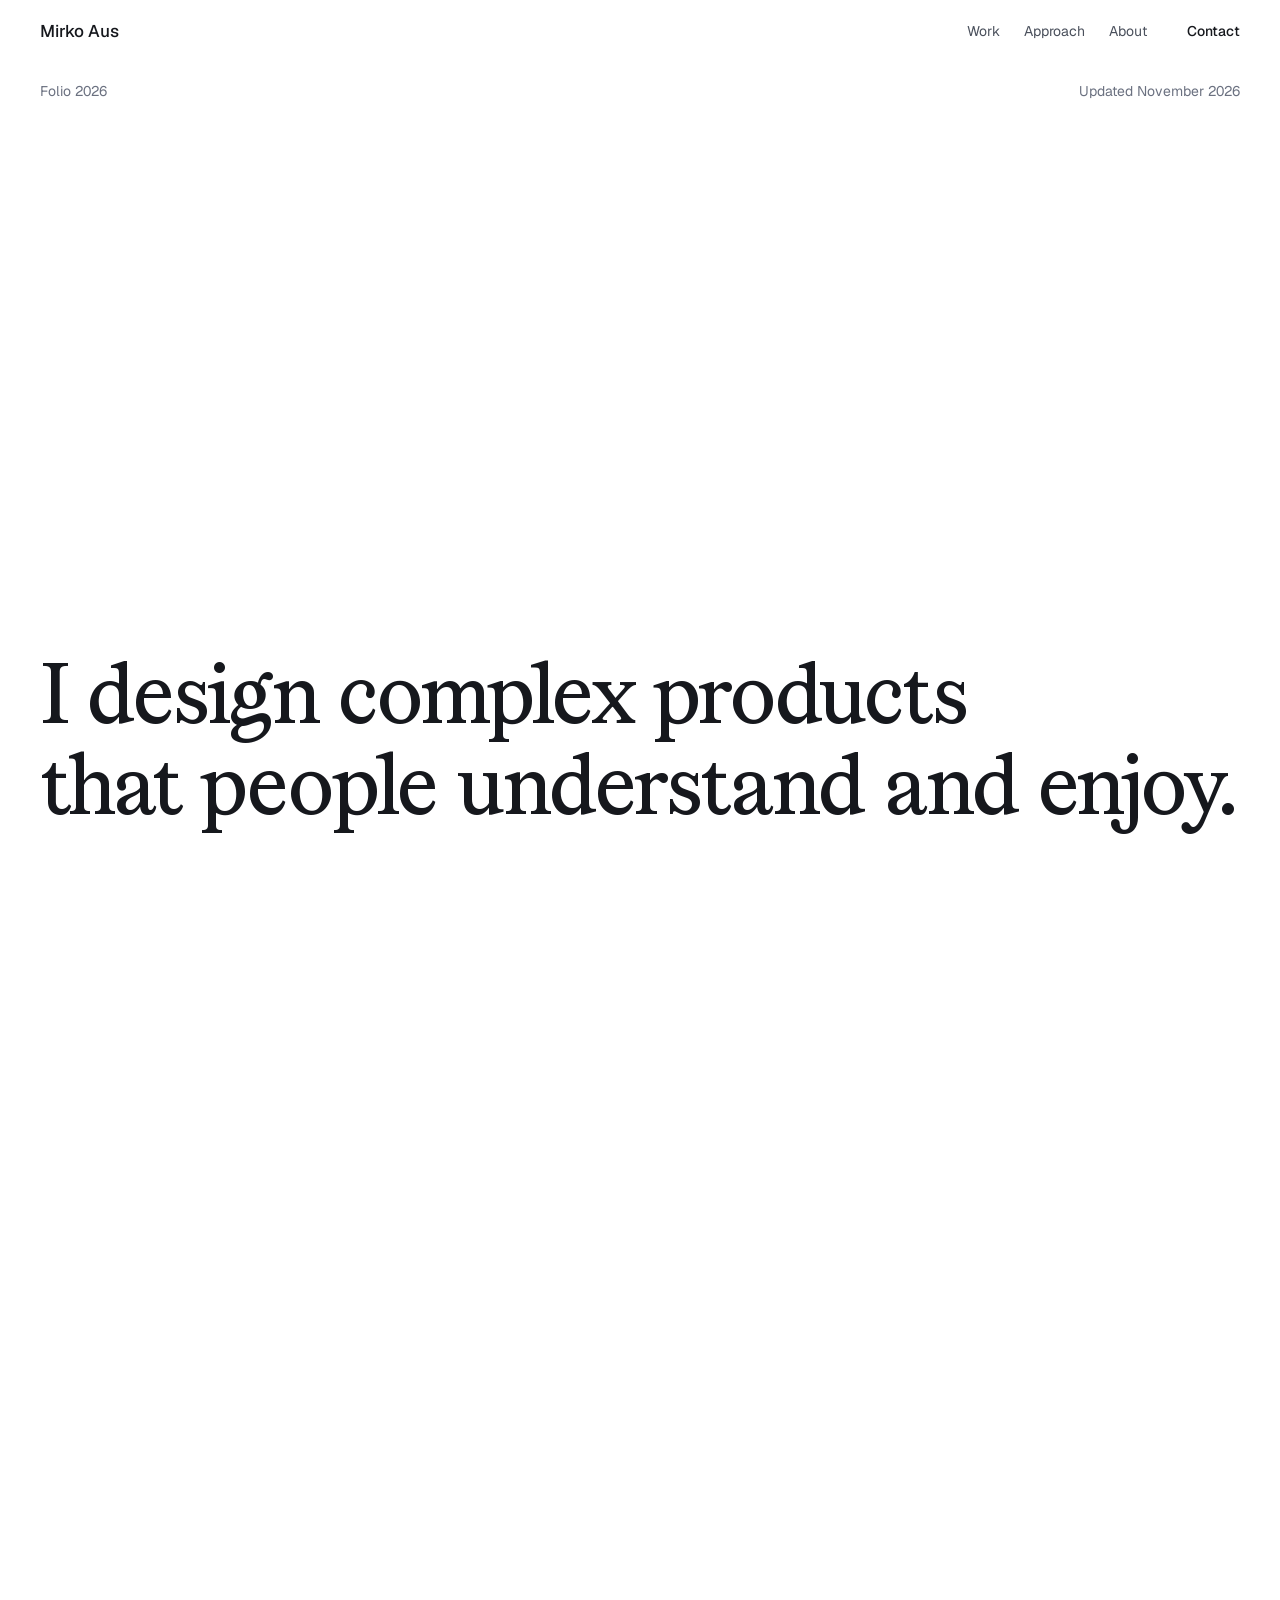
<file: index.html>
<!DOCTYPE html>
<html lang="en">
<head>
  <meta charset="UTF-8" />
  <meta name="viewport" content="width=device-width, initial-scale=1.0, viewport-fit=cover" />

  <!-- CSP: no third-party scripts besides analytics. No inline scripts. -->
  <meta http-equiv="Content-Security-Policy" content="default-src 'self'; script-src 'self' https://cloud.umami.is; style-src 'self' 'unsafe-inline'; font-src 'self'; img-src 'self' data:; media-src 'self'; connect-src 'self' https://cloud.umami.is https://gateway.umami.is; base-uri 'self'; object-src 'none'" />
  <meta name="color-scheme" content="light dark" />
  <meta name="theme-color" media="(prefers-color-scheme: light)" content="#ffffff" />
  <meta name="theme-color" media="(prefers-color-scheme: dark)" content="#17191e" />
  <meta name="referrer" content="strict-origin-when-cross-origin" />

  <title>Mirko Aus — Product &amp; UX Designer</title>
  <meta name="description" content="Mirko Aus, product-minded UX designer. Senior UX Designer at Remedy Entertainment. Previously B2B SaaS and logistics products at Evocon and Cleveron." />
  <link rel="canonical" href="https://mirkoaus.com/" />
  <link rel="icon" type="image/svg+xml" href="assets/favicon.svg" />
  <link rel="preload" href="assets/fonts/geist/geist-variable.woff2" as="font" type="font/woff2" crossorigin />
  <link rel="preload" href="assets/fonts/serif/serif-variable.woff" as="font" type="font/woff" crossorigin />

  <link rel="preload" href="content/data.json" as="fetch" crossorigin />
  <link rel="modulepreload" href="js/content.js" />
  <link rel="modulepreload" href="js/project-page.js" />
  <link rel="modulepreload" href="js/hero.js" />
  <link rel="modulepreload" href="js/gallery.js" />
  <link rel="modulepreload" href="js/router.js" />
  <link rel="modulepreload" href="js/motion.js" />

  <link rel="stylesheet" href="css/style.css" />
  <link rel="stylesheet" href="css/project-page.css" />
</head>
<body>
  <a class="skip-link" href="#main">Skip to content</a>

  <header class="nav" data-nav>
    <!-- Project view only: "All work" docks left of the name (both move in the view transition) -->
    <a class="nav__back" href="#/"><svg width="16" height="16" viewBox="0 0 18 18" fill="none" aria-hidden="true"><path d="M14 9H4M8 5L4 9l4 4" stroke="currentColor" stroke-width="1.5" stroke-linecap="round" stroke-linejoin="round"/></svg><span data-draw-line>All work</span></a>
    <a class="nav__brand" href="#/" data-home>Mirko Aus</a>
    <nav class="nav__links" aria-label="Main">
      <a class="nav__link" href="#work" data-draw-line>Work</a>
      <a class="nav__link" href="#approach" data-draw-line>Approach</a>
      <a class="nav__link" href="#about" data-draw-line>About</a>
    </nav>
    <a class="nav__cta" href="#contact" data-to-contact data-draw-line>Contact</a>
  </header>

  <!-- ScrollSmoother eases the scroll (js/motion.js); fixed UI (nav, lightbox) stays outside -->
  <div id="smooth-wrapper">
    <div id="smooth-content">
      <!-- The whole folio sits on one sheet -->
      <div class="sheet">
        <main id="main">
          <div id="index-view">

            <!-- Hero: type-led; line reveal in js/hero.js -->
            <section class="hero" aria-labelledby="hero-title">
              <p class="hero__dateline"><span>Folio 2026</span><span>Updated November 2026</span></p>
              <h1 class="hero__title" id="hero-title"><span class="hero__line">I design complex products</span> <span class="hero__line">that people understand and enjoy.</span></h1>
            </section>

            <section class="stats" aria-label="At a glance">
              <dl class="stats__list">
                <div class="stats__item"><dd>3</dd><dt>Games shipped</dt></div>
                <div class="stats__item"><dd>5</dd><dt>SaaS products</dt></div>
                <div class="stats__item"><dd>7</dd><dt>Years in product design</dt></div>
                <div class="stats__item"><dd>3</dd><dt>Design awards</dt></div>
              </dl>
            </section>

            <section class="work" id="work" aria-labelledby="work-title">
              <header class="section-head">
                <h2 class="section-title" id="work-title">Work</h2>              </header>
              <div data-work></div>
            </section>

            <section class="approach" id="approach" aria-labelledby="approach-title">
              <h2 class="section-title" id="approach-title">Across projects</h2>
              <div class="approach__rows" data-approach></div>
            </section>

            <section class="toolkit" id="skills" aria-labelledby="toolkit-title">
              <h2 class="section-title" id="toolkit-title">Tools and skills</h2>
              <div class="toolkit__body" data-toolkit></div>
            </section>

            <section class="freelance" id="freelance" aria-labelledby="freelance-title">
              <header class="section-head">
                <h2 class="section-title" id="freelance-title">Freelance and personal</h2>
                <p class="section-sub" data-freelance-intro></p>
              </header>
              <div class="freelance__strip" data-freelance tabindex="0" role="region" aria-label="Freelance and personal work, scrollable"></div>
              <div class="freelance__bar" aria-hidden="true" data-freelance-bar><span class="freelance__thumb"></span></div>
            </section>

            <section class="about" id="about" aria-labelledby="about-title">
              <div class="frame about__frame">
                <div class="about__portrait" data-portrait></div>
              </div>
              <div class="about__text">
                <h2 class="section-title" id="about-title">About</h2>
                <div data-about></div>
              </div>
            </section>
          </div>

          <!-- Case study view (hash-routed: #/work/{id}) -->
          <div id="project-view" hidden></div>
        </main>

        <footer class="footer" id="contact">
          <div class="footer__inner">
            <p class="footer__pitch">Hiring a product designer? Let's talk.</p>
            <button class="footer__email" type="button" data-copy-email data-draw-trigger aria-describedby="email-hint">
              <span class="footer__email-text" data-email-text data-draw-line>Email</span>
              <span class="footer__tag" id="email-hint">
                <!-- Copy icon: Lucide (ISC license, lucide.dev) -->
                <svg class="footer__tag-icon" viewBox="0 0 24 24" width="14" height="14" fill="none" stroke="currentColor" stroke-width="2" stroke-linecap="round" stroke-linejoin="round" aria-hidden="true" focusable="false"><rect width="14" height="14" x="8" y="8" rx="2" ry="2"/><path d="M4 16c-1.1 0-2-.9-2-2V4c0-1.1.9-2 2-2h10c1.1 0 2 .9 2 2"/></svg>
                <span class="copy-swap">
                  <span class="copy__label">Copy</span>
                  <span class="copy__done" aria-hidden="true">Copied</span>
                </span>
              </span>
            </button>
            <div class="footer__links">
              <a class="footer__link" data-c="bWlya28uYXVz" data-d="cHJvdG9uLm1l">Open in mail app</a>
              <a class="footer__link" href="https://linkedin.com/in/mirko-aus/" target="_blank" rel="noopener">LinkedIn</a>
            </div>
            <p class="footer__copy">&copy; Mirko Aus 2026. Helsinki, Finland.</p>
          </div>
          <p class="sr-only" role="status" aria-live="polite" data-live></p>
        </footer>
      </div>
    </div>
  </div>

  <dialog class="lightbox" data-lightbox aria-label="Image viewer">
    <button class="lightbox__close btn btn--ghost" type="button">Close<svg width="14" height="14" viewBox="0 0 18 18" fill="none" stroke="currentColor" stroke-width="1.5" stroke-linecap="round" stroke-linejoin="round" aria-hidden="true"><path d="M4.5 4.5l9 9M13.5 4.5l-9 9"/></svg></button>
    <button class="lightbox__nav lightbox__nav--prev" type="button" aria-label="Previous image" data-lightbox-step="-1"></button>
    <figure class="lightbox__figure">
      <img class="lightbox__img" alt="" data-lightbox-img />
      <video class="lightbox__img" muted loop playsinline controls hidden data-lightbox-video></video>
      <figcaption class="lightbox__caption" data-lightbox-caption></figcaption>
    </figure>
    <button class="lightbox__nav lightbox__nav--next" type="button" aria-label="Next image" data-lightbox-step="1"></button>
  </dialog>

  <!-- GSAP 3.15 (GreenSock standard no-charge license), self-hosted -->
  <script defer src="js/vendor/gsap.min.js"></script>
  <script defer src="js/vendor/ScrollTrigger.min.js"></script>
  <script defer src="js/vendor/ScrollSmoother.min.js"></script>
  <script defer src="js/vendor/SplitText.min.js"></script>
  <script defer src="js/vendor/DrawSVGPlugin.min.js"></script>
  <script type="module" src="js/main.js"></script>
  <script defer src="https://cloud.umami.is/script.js" data-website-id="140dc33f-ffa1-40a7-b902-d80009bcab99" data-domains="mirkoaus.com"></script>
</body>
</html>
</file>
<file: css/style.css>
/* ── Fonts: Geist (Vercel, OFL — assets/fonts/geist/OFL.txt), variable weight ── */
@font-face {
  font-family: 'Geist';
  src: url('../assets/fonts/geist/geist-variable.woff2') format('woff2');
  font-weight: 100 900;
  font-style: normal;
  font-display: swap;
}
@font-face {
  font-family: 'Geist';
  src: url('../assets/fonts/geist/geist-italic-variable.woff2') format('woff2');
  font-weight: 100 900;
  font-style: italic;
  font-display: swap;
}

/* Headlines use --font-display: hero, section/case titles, case headings, pull quotes,
   card titles, results, approach titles, tools list, footer email */
:is(.hero__title, .section-title, .case__title, .case__heading, .case__pull,
    .project-card__title, .case__result strong, .approach__title, .toolkit__tools, .footer__email) {
  font-family: var(--font-display);
}

/* Headline serif (licensed), variable weight */
@font-face {
  font-family: 'Serif';
  src: url('../assets/fonts/serif/serif-variable.woff') format('woff');
  font-weight: 100 900;
  font-style: normal;
  font-display: swap;
}

/* ── Tokens ────────────────────────────────────────── */
:root {
  /* Color */
  --paper: #ffffff;
  --surface: #ffffff;
  --ink: #16181d;
  --ink-2: #4a505c;
  --ink-3: #6b7180;
  --line: #dfe2e7;
  --line-strong: #c9cdd5;
  --track: var(--line); /* freelance scrollbar track */
  --canvas: #ffffff; /* page background around the container */
  /* Ember: accent for fills/rules/large text; accent-ink for small text (AA on paper) */
  --accent: #e2452b;
  --accent-ink: #b8321c;
  --ember-oxblood: #7a1f1a;
  --ember-amber: #f2a541;
  --ember-blush: #f6c9bc;
  --ink-hover: #2b2f38;
  --on-ink-2: #a9afba;
  --on-ink-3: #8a909c;
  --paper-veil: rgba(255, 255, 255, 0.97);
  --on-ink: #ffffff;   /* text on the dark footer card */
  --footer-bg: var(--ink);
  --img-edge: rgba(22, 24, 29, 0.06);
  --shadow: rgba(22, 24, 29, 0.35);
  --hover-wash: rgba(22, 24, 29, 0.04);
  --tag-bg: rgba(255, 255, 255, 0.92);
  color-scheme: light dark;

  /* Type */
  --font: 'Geist', system-ui, -apple-system, 'Segoe UI', sans-serif;
  /* Headline serif (quoted name, not the generic keyword); body stays Geist */
  --font-display: 'Serif', var(--font);
  --text-2xs: 0.75rem;   /* 12, frame labels */
  --text-xs: 0.8125rem;  /* 13 */
  --text-sm: 0.875rem;   /* 14 */
  --text-base: 1.0625rem; /* 17 */
  --text-lg: 1.25rem;    /* 20 */
  --text-xl: 1.625rem;   /* 26 */
  --text-list: clamp(1.75rem, 1.1rem + 2.2vw, 3rem); /* tools list */
  --text-2xl: clamp(2.25rem, 1.1rem + 3.6vw, 4.25rem);
  --text-display: clamp(2.75rem, 1.2rem + 5.6vw, 6.25rem);

  /* Space (8px base) */
  --space-xs: 8px;
  --space-sm: 16px;
  --space-md: 24px;
  --space-lg: 40px;
  --space-xl: 64px;
  --space-2xl: 120px;
  --space-3xl: clamp(140px, 15vw, 240px); /* between index sections */

  /* Layout */
  --max: 1280px;
  --gutter: 40px;
  --nav-height: 64px;
  --sticky-top: calc(var(--nav-height) + var(--space-md));
  --radius-sm: 0;
  --radius: 0;
  --radius-tag: 2px;

  /* Motion */
  --ease-out: cubic-bezier(0.22, 1, 0.36, 1);
  --ease-spring: cubic-bezier(0.34, 1.56, 0.64, 1);
  --duration-fast: 160ms;
  --duration-base: 280ms;
  --duration-slow: 600ms;
}

@media (max-width: 900px) { :root { --gutter: 24px; --space-2xl: 88px; } }
@media (max-width: 560px) { :root { --gutter: 20px; --space-2xl: 72px; } }

/* Dark: graphite paper, same ink family inverted; footer stays the darkest well */
@media (prefers-color-scheme: dark) {
  :root {
    --paper: #17191e;
    --surface: #1d2026;
    --canvas: #17191e;
    --ink: #eceef2;
    --ink-2: #aeb4bf;
    --ink-3: #8d93a0;
    --line: #2c3038;
    --line-strong: #3d424c;
    --track: #3d424c; /* --line nearly vanishes on dark paper: thumb read as a stray line */
    --accent: #e8513a;
    --accent-ink: #f37a63; /* AA on dark paper */
    --ink-hover: #ffffff;
    --paper-veil: rgba(23, 25, 30, 0.97);
    --footer-bg: #0d0e11;
    --img-edge: rgba(255, 255, 255, 0.07);
    --shadow: rgba(0, 0, 0, 0.6);
    --hover-wash: rgba(255, 255, 255, 0.05);
    --tag-bg: rgba(23, 25, 30, 0.88);
  }
  .todo { color: #f3d27a; background: #2b2410; border-color: #8a6d12; }
}

/* ── Base ──────────────────────────────────────────── */
*, *::before, *::after { box-sizing: border-box; margin: 0; padding: 0; }

html {
  scroll-padding-top: var(--sticky-top);
  -webkit-text-size-adjust: 100%;
}

body {
  font-family: var(--font);
  font-size: var(--text-base);
  line-height: 1.6;
  color: var(--ink);
  background: var(--canvas);
  -webkit-font-smoothing: antialiased;
}

img, video { display: block; max-width: 100%; height: auto; }
[hidden] { display: none !important; }
a { color: inherit; }
button { font: inherit; color: inherit; background: none; border: 0; cursor: pointer; }

:focus-visible {
  outline: 2px solid var(--accent);
  outline-offset: 3px;
  border-radius: 2px;
}
/* Anchor targets (main, sections) take focus so Tab continues from them; no ring on a whole section */
[tabindex="-1"]:focus-visible { outline: none; }

.sr-only {
  position: absolute; width: 1px; height: 1px; overflow: hidden;
  clip: rect(0 0 0 0); white-space: nowrap;
}

.skip-link {
  position: fixed; top: var(--space-xs); left: var(--space-xs); z-index: 100;
  padding: var(--space-xs) var(--space-sm);
  background: var(--ink); color: var(--surface);
  border-radius: var(--radius-sm);
  transform: translateY(-200%);
  transition: transform var(--duration-base) var(--ease-out);
}
.skip-link:focus { transform: none; }

/* Dev-only TODO notes (rendered on localhost only, see content.js) */
.todo {
  margin-top: var(--space-sm);
  padding: var(--space-xs) var(--space-sm);
  font-size: var(--text-sm);
  color: #6a4b00;
  background: #fff6d6;
  border: 1px dashed #e0b000;
  border-radius: var(--radius-sm);
}

/* ── Buttons ───────────────────────────────────────── */
.btn {
  position: relative;
  display: inline-flex;
  align-items: center;
  gap: var(--space-xs);
  height: 40px;
  padding: 0 18px;
  font-size: var(--text-sm);
  font-weight: 500;
  text-decoration: none;
  white-space: nowrap;
  border-radius: 0;
  border: 1px solid transparent;
  transition:
    background-color var(--duration-fast) ease,
    border-color var(--duration-fast) ease,
    transform var(--duration-fast) var(--ease-out);
}
.btn:active { transform: scale(0.97); }

.btn--primary { background: var(--ink); color: var(--surface); }
.btn--primary:hover { background: var(--ink-hover); }

.btn--ghost { border-color: var(--line-strong); background: var(--surface); }
.btn--ghost:hover { border-color: var(--ink); }

/* Copy confirmation: label swaps in place, width held by grid stack */
.copy-swap { display: inline-grid; }
.copy-swap > span {
  grid-area: 1 / 1;
  transition: opacity var(--duration-base) var(--ease-out), transform var(--duration-base) var(--ease-out);
}
.copy__done { opacity: 0; transform: translateY(6px); }
.is-copied .copy__label { opacity: 0; transform: translateY(-6px); }
.is-copied .copy__done { opacity: 1; transform: none; }

/* ── Nav ───────────────────────────────────────────── */
.nav {
  position: fixed;
  top: 0;
  left: 0;
  right: 0;
  z-index: 50;
  display: flex;
  align-items: center;
  gap: var(--space-lg);
  height: var(--nav-height);
  /* align with the centered content column */
  --nav-pad: max(var(--gutter), calc((100% - var(--max)) / 2 + var(--gutter)));
  padding-inline: var(--nav-pad);
  background: transparent; /* the blur alone separates it from content */
  backdrop-filter: saturate(1.4) blur(16px);
  -webkit-backdrop-filter: saturate(1.4) blur(16px);
  border-bottom: 1px solid transparent;
  transition: border-color var(--duration-base) ease, opacity var(--duration-base) ease;
  view-transition-name: nav; /* out of the page crossfade: stays put across view swaps */
}

/* Back link: project view only. Lives in the fixed nav layer at the content's left edge;
   motion.js (dockBack) starts it down in the page and docks it as you scroll. */
.nav__back {
  position: absolute;
  left: var(--nav-pad);
  top: 50%;
  margin-top: -10px;
  display: none;
  align-items: center;
  gap: 6px;
  height: 20px;
  font-size: var(--text-sm);
  font-weight: 500;
  text-decoration: none;
}
body.is-project .nav__back { display: inline-flex; }
/* Without GSAP: no scroll dock, so keep it in the bar and move the name over */
html:not(.has-smoother) body.is-project .nav__brand { margin-left: 104px; }


.nav__brand {
  view-transition-name: nav-brand; /* glides right when the back link docks in */
  font-weight: 500;
  text-decoration: none;
  letter-spacing: -0.01em;
}

.nav__links { display: flex; gap: var(--space-md); margin-left: auto; }

.nav__link {
  position: relative;
  font-size: var(--text-sm);
  color: var(--ink-2);
  text-decoration: none;
  transition: color var(--duration-fast) ease;
}
.nav__link:hover, .nav__link.is-active { color: var(--ink); }

body.is-project .nav__links { visibility: hidden; }

/* Over the dark footer the transparent nav would vanish: flip to light text */
.nav { transition: border-color var(--duration-base) ease, color var(--duration-base) ease; }
.nav.is-on-dark { color: var(--on-ink); border-bottom-color: transparent; }
.nav.is-on-dark .nav__link { color: var(--on-ink-2); }
.nav.is-on-dark .nav__link:hover,
.nav.is-on-dark .nav__link.is-active,
.nav.is-on-dark .nav__cta:hover { color: var(--on-ink); }

/* Contact: editorial text link, not a pill */
.nav__cta {
  font-size: var(--text-sm);
  position: relative;
  font-weight: 500;
  text-decoration: none;
  transition: color var(--duration-fast) ease;
}

@media (max-width: 640px) {
  /* blur re-rasterizes every scroll frame; too costly on low-end phones */
  .nav__links { display: none; }
  .nav__cta { margin-left: auto; }
}

/* Hand-drawn hover underline (js/drawline.js): sits just under the text, ember orange */
[data-draw-line] { position: relative; }
.draw-line {
  position: absolute;
  left: -2%;
  right: -2%;
  bottom: -0.45em;
  height: 0.5em;
  color: var(--accent);
  pointer-events: none;
}
.draw-line svg { display: block; overflow: visible; }
.project-card__cta-label { display: inline-block; }

/* ── Layout helpers ────────────────────────────────── */
/* The folio: one centred container on a plain white page */
.sheet {
  max-width: calc(var(--max) + var(--gutter) * 2);
  min-height: 100vh;
  margin-inline: auto;
  padding-top: var(--nav-height); /* nav is fixed above it */
  background: var(--paper);
  display: flow-root; /* keep the footer's bottom margin inside, so the smoother can scroll to it */
}
/* Clip at viewport width (not the sheet) so the freelance strip can bleed to the screen edge;
   100vw includes the scrollbar, so the bleed overshoots slightly */
#smooth-content { overflow-x: clip; }

.hero, .stats, .work, .approach, .toolkit, .freelance, .about, .footer__inner {
  max-width: var(--max);
  margin-inline: auto;
  padding-inline: var(--gutter);
}

.stats, .work, .approach, .toolkit, .freelance, .about { padding-top: var(--space-3xl); }
.stats { padding-top: var(--space-lg); }
.stats + .work { padding-top: var(--space-2xl); }

/* At a glance: four equal cells in one hairline grid (borders overlap by 1px, so shared edges stay single) */
.stats__list { display: grid; grid-template-columns: repeat(4, 1fr); margin: 0; padding: 0 1px 1px 0; }
.stats__item {
  display: flex; align-items: baseline; gap: var(--space-xs);
  padding: var(--space-sm) var(--space-md);
  border: 1px solid var(--line); margin: 0 -1px -1px 0;
}
.stats__item dd { margin: 0; font-size: var(--text-base); font-weight: 500; font-variant-numeric: tabular-nums; }
.stats__item dt { order: 1; font-size: var(--text-sm); color: var(--ink-3); }
@media (max-width: 700px) { .stats__list { grid-template-columns: 1fr 1fr; } .stats__item { padding: var(--space-sm); } }

.section-head { margin-bottom: var(--space-xl); }
@media (min-width: 900px) {
  .section-head {
    display: grid;
    grid-template-columns: 7fr 5fr;
    column-gap: var(--space-xl);
    align-items: end;
  }
  .section-head .section-sub { margin-top: 0; padding-bottom: 0.35em; justify-self: end; text-align: right; }
}

.section-title {
  font-size: var(--text-2xl);
  font-weight: 500;
  line-height: 1;
  letter-spacing: -0.04em;
}

.section-sub {
  margin-top: var(--space-xs);
  max-width: 60ch;
  color: var(--ink-2);
}

/* Mobile: one 40px gap below every section title to whatever follows it.
   Was 64 (work, freelance, tools) / 40 (approach) / 24 (about) / 8 (freelance title → intro) */
@media (max-width: 899px) {
  .section-head { margin-bottom: var(--space-lg); }
  .section-head .section-sub { margin-top: var(--space-lg); }
  /* the strip's 6px top padding (hover-lift room) would add to the gap */
  .freelance .section-head { margin-bottom: calc(var(--space-lg) - 6px); }
  .approach .approach__rows { margin-top: var(--space-lg); }
  .toolkit .toolkit__body { padding-top: var(--space-lg); }
  .about .about__text p:first-of-type { margin-top: var(--space-lg); }
}

/* ── Hero: dateline + headline, whitespace does the rest ── */
.hero {
  position: relative;
  isolation: isolate; /* blend group for the mesh canvas: opaque paper behind it */
  background: var(--paper);
  display: flex;
  flex-direction: column;
  justify-content: space-between;
  min-height: calc(100svh - var(--nav-height));
  padding-bottom: var(--space-xl);
  container-type: inline-size; /* headline sizes to the measure (cqi) */
}

.hero__dateline {
  display: flex;
  justify-content: space-between;
  padding-top: var(--space-md);
  font-size: var(--text-sm);
  color: var(--ink-3);
  font-variant-numeric: tabular-nums;
}

/* Two set lines; line 2 spans the measure at any width. Wraps freely below 900px */
.hero__title {
  font-size: max(2.75rem, 7.64cqi);
  font-weight: 400;
  line-height: 1;
  letter-spacing: -0.03em;
  text-wrap: balance;
}
@media (min-width: 900px) { .hero__line { display: block; white-space: nowrap; } }

/* Mesh gradient canvas (hero.js): lighten-blended, so colour shows only on the dark letters */
.hero__mesh {
  position: absolute;
  z-index: 1;
  pointer-events: none;
  mix-blend-mode: lighten;
}

@media (max-width: 1023px) {
  .hero { min-height: auto; gap: clamp(96px, 18vh, 200px); }
}

/* Load: headline words unscramble (hero.js, GSAP SplitText); dateline is static */
@media (prefers-reduced-motion: no-preference) {

  /* Hidden until fonts are in and the split is set up. 3s fallback only if JS never runs:
     once hero.js starts it adds .is-waiting, which cancels the timer, and waits for fonts */
  .hero__title { opacity: 0; animation: fade-in 1ms linear 3s forwards; }
  .hero__title.is-waiting { animation: none; }
  .hero__title.is-ready { opacity: 1; animation: none; }
}

@keyframes fade-in { from { opacity: 0; } to { opacity: 1; } }

/* Lazy images (content.js img()): hidden until loaded, then fade in rather than pop.
   An animation, not a transition, so it doesn't clobber the hover-zoom transitions */
img[data-fade]:not(.is-loaded) { opacity: 0; }
img[data-fade].is-loaded { animation: fade-in 360ms ease-out; }

/* ── Work: company groups ──────────────────────────── */
.work__company { padding-bottom: var(--space-xl); }
.work__company-head {
  padding-top: var(--space-md);
  border-top: 1px solid var(--ink); /* the company rule moves with its head */
  display: flex;
  flex-wrap: wrap;
  align-items: baseline;
  gap: 4px var(--space-md);
  margin-bottom: var(--space-lg);
}
.work__company-name { font-size: var(--text-lg); font-weight: 500; line-height: 1.25; }
.work__company-meta { font-size: var(--text-sm); color: var(--ink-3); }

.work__projects { display: grid; gap: var(--space-md); }

/* Card: hairline frame. Image runs edge to edge on the left; the text is a compact panel
   the height of the image: meta + title anchor the top, the CTA sits on the bottom edge. */
.project-card {
  display: grid;
  grid-template-columns: minmax(0, 7fr) minmax(0, 5fr); /* minmax: images can't widen a column */
  background: var(--surface);
  border: 1px solid var(--line);
  text-decoration: none;
  transition: border-color var(--duration-base) ease, background-color var(--duration-base) ease;
}
a.project-card:hover,
a.project-card:focus-visible {
  border-color: var(--ink);
  background: color-mix(in srgb, var(--ink) 5%, var(--surface)); /* barely-there grey */
}
.project-card .frame__media { border-radius: 0; } /* sets the card height; the text panel stretches to match */
.project-card__text {
  display: flex;
  flex-direction: column;
  padding: var(--space-md) var(--space-lg) var(--space-md) var(--space-md);
  border-left: 1px solid var(--line);
}
.project-card__text .project-card__cta { margin-top: auto; padding-top: var(--space-md); align-self: flex-start; }
@media (max-width: 900px) {
  .project-card { grid-template-columns: 1fr; }
  .project-card__text { padding: var(--space-md); border-left: 0; border-top: 1px solid var(--line); }
}

/* Figma-style frame: name label above, selection outline on hover */
.frame {
  position: relative;
  display: block;
}
.frame__label {
  display: flex;
  justify-content: space-between;
  margin-bottom: 6px;
  font-size: var(--text-2xs);
  line-height: 16px; /* label + margin = 22px; top corners sit at 22 - 4 */
  color: var(--ink-3);
  font-variant-numeric: tabular-nums;
  transition: color var(--duration-fast) ease;
}
.frame__media {
  position: relative;
  display: block;
  aspect-ratio: 16 / 10;
  overflow: hidden;
  background: var(--line);
  border-radius: var(--radius-sm);
}
.frame__media img {
  width: 100%; height: 100%;
  object-fit: cover;
  transition: transform var(--duration-slow) var(--ease-out);
}
/* Hairline edge on images; turns into a selection outline on hover */
.frame__media::after,
.case__zoom::after {
  content: '';
  position: absolute; inset: 0;
  border-radius: inherit;
  box-shadow: inset 0 0 0 1px var(--img-edge);
  transition: box-shadow var(--duration-fast) ease;
}

a.project-card:hover .frame__label,
a.project-card:focus-visible .frame__label { color: var(--accent-ink); }
a.project-card:focus-visible .frame__media::after { box-shadow: inset 0 0 0 2px var(--accent); }
a.project-card:hover .frame__media img { transform: scale(1.025); }
a.project-card:focus-visible { outline: none; }

.project-card__title {
  font-size: clamp(1.75rem, 1.2rem + 1.2vw, 2.375rem);
  font-weight: 500;
  line-height: 1.1;
  letter-spacing: -0.025em;
}
.project-card__meta { margin-bottom: var(--space-xs); font-size: var(--text-sm); color: var(--ink-3); font-variant-numeric: tabular-nums; }
.project-card__summary { margin-top: var(--space-sm); color: var(--ink-2); max-width: 44ch; transition: color var(--duration-base) ease; }
a.project-card:hover .project-card__summary { color: var(--ink); }

.project-card__cta {
  display: inline-flex;
  align-items: center;
  gap: 6px;
  margin-top: var(--space-lg);
  font-size: var(--text-sm);
  font-weight: 500;
}

.frame__media img { transition: transform var(--duration-slow) var(--ease-out), opacity var(--duration-base) ease; }
.project-card__cta--soon { color: var(--ink-3); font-weight: 400; }

/* Coming-soon (WIP) cards aren't links: dashed draft frame, no fill, greyed cover,
   so they read as unfinished and sit quieter than shipped work */
.project-card--wip {
  background: transparent;
  border: 1px dashed var(--line-strong);
}
.project-card--wip .project-card__text { border-left: 1px dashed var(--line-strong); }
/* Same image width as other cards, shorter: 16/10 scaled by 7/5. Grows if the text needs more */
.project-card--wip .frame { display: flex; flex-direction: column; }
.project-card--wip .frame__media { flex: 1; aspect-ratio: 56 / 25; }
.project-card--wip .frame__media img { filter: grayscale(1) contrast(0.9) opacity(0.75); } /* opacity in filter: the load fade-in animates `opacity` */
@media (max-width: 900px) {
  .project-card--wip .project-card__text { border-left: 0; border-top: 1px dashed var(--line-strong); }
}


/* ── Approach: recurring problem → what I do → where, with the result ── */
.approach__rows { margin-top: var(--space-lg); }
.approach__row:first-child { border-top: 1px solid var(--ink); } /* rule moves with the row */
.approach__row {
  display: grid;
  grid-template-columns: 4fr 5fr 4fr;
  gap: var(--space-lg);
  align-items: baseline;
  padding-block: var(--space-lg);
  border-bottom: 1px solid var(--line);
}
.approach__title {
  font-size: var(--text-xl);
  font-weight: 500;
  line-height: 1.2;
  letter-spacing: -0.015em;
}
.approach__body { color: var(--ink-2); max-width: 46ch; }
.approach__proof { font-size: var(--text-sm); }
.approach__proof-label { color: var(--ink-3); }
.approach__proof ul { margin-top: 4px; list-style: none; }
.approach__proof li { padding-block: 2px; }
.approach__proof li + li { margin-top: var(--space-xs); }
.approach__proof .approach__note { display: block; color: var(--ink-3); }
.approach__link {
  text-decoration: underline;
  text-decoration-color: var(--line-strong);
  text-underline-offset: 3px;
  transition: color var(--duration-fast) ease, text-decoration-color var(--duration-fast) ease;
}
.approach__link:hover { color: var(--accent-ink); text-decoration-color: currentColor; }
.approach__proof span { color: var(--ink-2); }

@media (max-width: 900px) {
  .approach__row { grid-template-columns: 1fr; gap: var(--space-xs); }
  .approach__proof { margin-top: var(--space-xs); }
}

/* ── Tools and skills: no rules, just air. Title left; tools set big in the serif from the
   approach body column; skills flow the same way at body size, just below ── */
.toolkit {
  display: grid;
  grid-template-columns: 4fr 5fr 4fr; /* approach grid: tools line up with the approach bodies */
  column-gap: var(--space-lg);
  align-items: start;
  padding-bottom: var(--space-2xl);
}
.toolkit__body { grid-column: 2 / -1; }
.toolkit__tools {
  display: flex;
  flex-wrap: wrap;
  gap: 0.25em 0.8em;
  max-width: 18em;
  list-style: none;
  font-size: var(--text-list);
  font-weight: 400;
  line-height: 1.15;
  letter-spacing: -0.02em;
}
.toolkit__logos {
  display: inline-flex;
  gap: 0.15em;
  margin-left: 0.2em;
  vertical-align: -0.02em; /* sit on the cap height of the serif */
}
.toolkit__logo { width: 0.55em; height: 0.55em; fill: var(--ink); }
.toolkit__skills {
  display: flex; /* same flow as the tools, at body size */
  flex-wrap: wrap;
  gap: 0.5em 1.4em;
  max-width: 40em;
  margin-top: var(--space-lg);
  list-style: none;
  color: var(--ink-2);
}

@media (max-width: 900px) {
  .toolkit { grid-template-columns: 1fr; padding-bottom: 0; }
  .toolkit__body { grid-column: auto; padding-top: var(--space-xl); }
  .toolkit__skills { margin-top: var(--space-md); }
}

/* ── Freelance: natural aspect ratios, one height ─── */
/* Bleeds past the content column to the screen edge, so cut-off items signal more.
   Mouse drag on the strip scrolls it (content.js dragScroll) */
.freelance__strip {
  display: flex;
  gap: var(--space-sm);
  margin-right: calc((100% - 100vw) / 2);
  padding: 6px calc((100vw - 100%) / 2) 0 0; /* top: room for hover lift; right: equals the bleed, so the last image ends flush with the content's right edge at full scroll */
  overflow-x: auto;
  /* Native bar would span the bleed to the screen edge; a custom bar spans the column instead */
  scrollbar-width: none;
}
.freelance__strip::-webkit-scrollbar { display: none; }
@media (pointer: fine) { .freelance__strip { cursor: grab; } }
.freelance__strip.is-dragging { cursor: grabbing; user-select: none; }
.freelance__strip:focus-visible { outline-offset: 4px; }

/* Custom scrollbar, content-column width. Thumb size/offset set by main.js */
.freelance__bar {
  position: relative;
  height: 3px;
  margin-top: var(--space-md);
  background: var(--track);
  cursor: grab;
  isolation: isolate;
  touch-action: none;
  transition: height var(--duration-fast) var(--ease-out), margin var(--duration-fast) var(--ease-out);
}
/* Hit area (arrow cursor): same distance on all four sides, so the grow zone is easy to find */
.freelance__bar::before { content: ''; position: absolute; inset: -20px; z-index: -1; cursor: default; } /* behind the bar: line itself keeps the drag cursor */
/* Grows from the centre; half-growth margins keep layout around it from shifting */
.freelance__bar:hover,
.freelance__bar.is-dragging { height: 8px; margin-block: calc(var(--space-md) - 2.5px) -2.5px; }
.freelance__thumb {
  position: absolute;
  inset: 0 auto 0 0;
  width: var(--thumb-w, 30%);
  background: var(--ink);
  transform: translateX(var(--thumb-x, 0px));
  cursor: grab;
  transition: background-color var(--duration-fast) ease;
}
.freelance__bar:hover .freelance__thumb,
.freelance__bar.is-dragging .freelance__thumb { background: var(--accent); }
.freelance__bar.is-dragging .freelance__thumb { cursor: grabbing; }
.freelance__item {
  flex: none;
  height: clamp(220px, 24vw, 320px);
  min-width: 120px;
  overflow: hidden;
  border-radius: var(--radius-sm);
  background: var(--line);
  transition: transform var(--duration-base) var(--ease-out);
}
.freelance__item > img, .freelance__item > video { width: auto; height: 100%; }
.freelance__item:hover { transform: translateY(-4px); }
.freelance__item:focus-visible { outline-offset: 2px; }

/* ── About ─────────────────────────────────────────── */
.about {
  display: grid;
  grid-template-columns: 4fr 8fr;
  gap: var(--space-xl);
  align-items: start;
}
.about__frame { position: relative; }
.about__portrait {
  overflow: hidden;
  aspect-ratio: 750 / 824;
  border-radius: var(--radius);
  background: var(--line);
}
.about__portrait img { width: 100%; height: 100%; object-fit: cover; }
.about__text p { margin-top: var(--space-sm); max-width: 62ch; color: var(--ink-2); }
.about__text p:first-of-type { margin-top: var(--space-md); font-size: var(--text-lg); line-height: 1.5; color: var(--ink); }

@media (max-width: 800px) {
  .about { grid-template-columns: 1fr; gap: var(--space-lg); }
  .about__portrait { max-width: 320px; }
}

/* ── Footer: floating black card, the email is the CTA ── */
/* Floating black card, inset from the page edges (no shadow) */
.footer {
  margin: var(--space-2xl) var(--gutter); /* equal white space above and below */
  padding-block: var(--space-2xl) var(--space-lg);
  background: var(--footer-bg);
  color: var(--on-ink);
}
.footer .footer__inner { padding-inline: var(--space-xl); }
@media (max-width: 720px) { .footer .footer__inner { padding-inline: var(--space-md); } }
.footer__pitch {
  max-width: 24ch;
  font-size: var(--text-xl);
  line-height: 1.3;
  color: var(--on-ink-2);
}

.footer__email {
  position: relative;
  display: inline-block;
  max-width: 100%;
  margin: var(--space-lg) 0 0 -12px;
  padding: 2px 12px 10px;
  font-size: min(clamp(2rem, 0.6rem + 6vw, 6.5rem), 7.4vw); /* 7.4vw: address fits one line on phones */
  font-weight: 500;
  line-height: 1.05;
  letter-spacing: -0.045em;
  text-align: left;
  overflow-wrap: anywhere;
  color: var(--on-ink);
}
.footer__email:focus-visible { outline: none; } /* the drawn line + Copy label show focus */
.footer__email-text { position: relative; }
.footer__email .draw-line { bottom: -0.04em; height: 0.16em; }
.footer__tag-icon { flex: none; }
.footer__tag { font-family: var(--font); } /* the email above is serif; UI labels stay Geist */

.footer__tag {
  position: absolute;
  left: 12px;
  top: calc(100% + 12px);
  display: inline-flex;
  align-items: center;
  gap: 8px;
  font-size: var(--text-sm);
  font-weight: 400;
  letter-spacing: 0;
  line-height: 1;
  color: var(--on-ink-2);
  opacity: 0;
  transform: translateY(-4px);
  transition: opacity var(--duration-fast) ease, transform var(--duration-base) var(--ease-out);
}
.footer__email.is-copied .copy__done { color: var(--on-ink); }
.footer__email:hover .footer__tag,
.footer__email:focus-visible .footer__tag,
.footer__email.is-copied .footer__tag { opacity: 1; transform: none; }
.footer__email.is-leaving .footer__tag { opacity: 0; } /* main.js: hide before 'Copied' resets */

.footer__links { display: flex; flex-wrap: wrap; gap: var(--space-md); margin-top: var(--space-xl); }
.footer__link {
  font-size: var(--text-sm);
  color: var(--on-ink-2);
  text-decoration: underline;
  text-decoration-color: var(--on-ink-3);
  text-underline-offset: 4px;
  transition: color var(--duration-fast) ease;
}
.footer__link:hover { color: var(--on-ink); }
.footer__copy { margin-top: var(--space-2xl); font-size: var(--text-sm); color: var(--on-ink-3); }

/* ── Lightbox ──────────────────────────────────────── */
.lightbox {
  position: fixed;
  inset: 0;
  width: 100%;
  height: 100%;
  max-width: none;
  max-height: none;
  padding: var(--space-xl) var(--space-xl) var(--space-lg);
  border: 0;
  background: var(--paper-veil);
  color: var(--ink);
}
.lightbox[open] { display: grid; grid-template-columns: auto 1fr auto; grid-template-rows: minmax(0, 1fr); align-items: center; gap: var(--space-sm); }
.lightbox::backdrop { background: transparent; }

.lightbox__figure {
  position: relative;
  display: flex;
  flex-direction: column;
  align-items: center;
  gap: var(--space-sm);
  height: 100%;
  min-width: 0;
  min-height: 0;
  justify-content: center;
}
.lightbox__img {
  position: relative;
  z-index: 1; /* below the outgoing ghost (gallery.js step) */
  view-transition-name: lightbox-media; /* thumbnail ↔ lightbox morph (gallery.js) */
  max-width: 100%;
  max-height: calc(100% - 40px);
  min-height: 0;
  object-fit: contain;
  border-radius: var(--radius-sm);
  box-shadow: 0 30px 80px -30px var(--shadow);
}
/* Outgoing picture during prev/next (gallery.js step): on top, fades out over the incoming image */
.lightbox__ghost {
  position: absolute;
  z-index: 2; /* above the incoming image, which is already in place underneath */
  object-fit: contain;
  border-radius: var(--radius-sm);
  pointer-events: none;
  box-shadow: 0 30px 80px -30px var(--shadow);
}
.lightbox__caption { font-size: var(--text-sm); color: var(--ink-2); }

.lightbox__nav {
  width: 44px; height: 44px;
  border-radius: 0;
  border: 1px solid var(--line-strong);
  background: var(--surface);
  color: var(--ink);
  display: grid;
  place-items: center;
  transition: border-color var(--duration-fast) ease, background-color var(--duration-fast) ease;
}
/* Arrow = currentColor through an SVG mask, so it follows --ink in both themes */
.lightbox__nav::before {
  content: '';
  width: 18px; height: 18px;
  background: currentColor;
  -webkit-mask: var(--arrow) no-repeat center / contain;
  mask: var(--arrow) no-repeat center / contain;
}
.lightbox__nav:hover,
.lightbox__close:hover { border-color: var(--ink); background-color: var(--hover-wash); }
.lightbox__nav--prev { --arrow: url("data:image/svg+xml,%3Csvg xmlns='http://www.w3.org/2000/svg' viewBox='0 0 18 18' fill='none' stroke='%23000' stroke-width='1.5' stroke-linecap='round' stroke-linejoin='round'%3E%3Cpath d='M14 9H4M8 5L4 9l4 4'/%3E%3C/svg%3E"); }
.lightbox__nav--next { --arrow: url("data:image/svg+xml,%3Csvg xmlns='http://www.w3.org/2000/svg' viewBox='0 0 18 18' fill='none' stroke='%23000' stroke-width='1.5' stroke-linecap='round' stroke-linejoin='round'%3E%3Cpath d='M4 9h10M10 5l4 4-4 4'/%3E%3C/svg%3E"); }
.lightbox__close { position: absolute; top: var(--space-sm); right: var(--space-sm); display: inline-flex; align-items: center; gap: 8px; }
.lightbox.is-single .lightbox__nav { visibility: hidden; }

/* Image morphs to/from its thumbnail via view transitions (gallery.js); the root crossfade
   handles the veil. Without view-transition support, fall back to fade + zoom */
@supports not (view-transition-name: none) {
  @media (prefers-reduced-motion: no-preference) {
    .lightbox[open] { animation: fade-in var(--duration-base) ease; }
    .lightbox[open] .lightbox__img { animation: zoom-in 420ms var(--ease-out); }
  }
}
@keyframes zoom-in { from { transform: scale(0.96); opacity: 0; } to { transform: none; opacity: 1; } }

@media (max-width: 640px) {
  .lightbox { padding: var(--space-xl) var(--space-sm) var(--space-md); }
  .lightbox[open] { grid-template-columns: 1fr; grid-template-rows: minmax(0, 1fr) auto; }
  .lightbox__figure { grid-column: 1; grid-row: 1; }
  .lightbox__nav { grid-row: 2; justify-self: center; }
  .lightbox__nav--prev { grid-column: 1; margin-right: 60px; }
  .lightbox__nav--next { grid-column: 1; margin-left: 60px; }
}

/* ── View switching ────────────────────────────────── */
body.is-project #index-view { display: none; }

::view-transition-old(root),
::view-transition-new(root) { animation-duration: 320ms; }
::view-transition-group(project-media),
::view-transition-group(lightbox-media) { animation-duration: 520ms; animation-timing-function: var(--ease-out); }
/* Nav stays constant across view swaps: during a transition the page is replaced by snapshots,
   which don't carry backdrop-filter, so the blur is re-applied live on the nav's own group */
::view-transition-group(nav) {
  animation-duration: 0s;
  backdrop-filter: saturate(1.4) blur(16px);
  -webkit-backdrop-filter: saturate(1.4) blur(16px);
}
/* Nav: name glides back when leaving a project with "All work" docked */
::view-transition-group(nav-brand) { animation-duration: 520ms; animation-timing-function: var(--ease-out); }
/* Lightbox: nav is hidden while it's open, so the transition's default crossfade fades it out
   on open and back in on close; same duration/ease as the image morph (data-lbvt set in gallery.js) */
html:has(.lightbox[open]) :is(.nav, .nav__brand) { opacity: 0; }
html[data-lbvt]::view-transition-group(nav) { animation-duration: 520ms; animation-timing-function: var(--ease-out); }

/* Smoother active (js/motion.js): GSAP pins replace sticky */
html.has-smoother .case__toc { position: static; top: auto; }

/* ── Reduced motion ────────────────────────────────── */
@media (prefers-reduced-motion: reduce) {
  html { scroll-behavior: auto; }
  *, *::before, *::after {
    transition-duration: 1ms !important;
    animation-duration: 1ms !important;
    animation-delay: 0ms !important;
  }
}
</file>
<file: css/project-page.css>
/* ── Case study ────────────────────────────────────── */
.case {
  max-width: var(--max);
  margin-inline: auto;
  padding: var(--space-lg) var(--gutter) 0;
}
/* Where "All work" starts before it docks into the nav (motion.js dockBack) */
.case__dock { display: block; height: 20px; }


/* Title left, inspect panel right: specs read like a Figma properties panel */
.case__intro {
  display: grid;
  grid-template-columns: 7fr 4fr;
  gap: var(--space-xl);
  align-items: end;
  margin-top: var(--space-xl);
}
.case__head { min-width: 0; }

.case__inspect { font-size: var(--text-sm); }
.case__inspect > div:first-child { border-top: 1px solid var(--ink); } /* rule moves with the row */
.case__inspect > div {
  display: grid;
  grid-template-columns: 88px 1fr;
  gap: var(--space-sm);
  padding-block: 10px;
  border-bottom: 1px solid var(--line);
}
.case__inspect dt { color: var(--ink-3); }
.case__inspect dd { font-weight: 500; line-height: 1.45; }

@media (max-width: 900px) {
  .case__intro { grid-template-columns: 1fr; gap: var(--space-lg); }
}

.case__hero-label { margin-top: var(--space-xl); }
.case__company { font-size: var(--text-sm); color: var(--ink-2); font-variant-numeric: tabular-nums; }
.case__title {
  margin-top: var(--space-xs);
  font-size: clamp(2.5rem, 1.4rem + 4vw, 4.75rem);
  font-weight: 500;
  line-height: 1;
  letter-spacing: -0.04em;
}
.case__summary {
  margin-top: var(--space-md);
  max-width: 48ch;
  font-size: var(--text-lg);
  line-height: 1.5;
  color: var(--ink-2);
}

.case__hero {
  overflow: hidden;
  aspect-ratio: 16 / 9;
  border-radius: var(--radius);
  background: var(--line);
}
.case__hero img { width: 100%; height: 100%; object-fit: cover; }

/* Body: sticky index left, content right */
.case__body {
  display: grid;
  grid-template-columns: minmax(0, 3fr) minmax(0, 9fr);
  gap: var(--space-lg);
  margin-top: var(--space-2xl);
}

.case__toc {
  position: sticky;
  top: var(--sticky-top);
  align-self: start;
  font-size: var(--text-sm);
}
.case__toc-stage { color: var(--ink-3); margin-top: var(--space-md); }
.case__toc-stage:first-child { margin-top: 0; }
.case__toc ol { list-style: none; margin-top: 4px; }
.case__toc a {
  position: relative;
  display: block;
  padding: 4px 0 4px 14px;
  color: var(--ink-2);
  text-decoration: none;
  line-height: 1.35;
  transition: color var(--duration-fast) ease;
}
.case__toc a::before {
  content: '';
  position: absolute;
  left: 0; top: 4px; bottom: 4px;
  width: 2px;
  border-radius: 2px;
  background: var(--line);
  transition: background-color var(--duration-base) ease;
}
.case__toc a:hover { color: var(--ink); }
.case__toc a.is-current { color: var(--ink); }
.case__toc a.is-current::before { background: var(--accent); }

@media (max-width: 1024px) {
  .case__pull::before { position: static; margin-right: 0.04em; }
  .case__body { grid-template-columns: minmax(0, 1fr); }
  .case__toc { display: none; }
}

.case__section + .case__section { margin-top: var(--space-2xl); }
.case__stage { margin-bottom: 6px; font-size: var(--text-sm); color: var(--accent-ink); }
.case__heading {
  max-width: 28ch;
  font-size: clamp(1.75rem, 1.1rem + 1.9vw, 2.75rem);
  font-weight: 500;
  line-height: 1.12;
  letter-spacing: -0.025em;
}
.case__text { max-width: 64ch; }
.case__text p { margin-top: var(--space-sm); color: var(--ink-2); }

.case__pull {
  position: relative;
  margin-top: var(--space-xl);
  max-width: 26ch;
  font-size: clamp(1.75rem, 1rem + 2.4vw, 3rem);
  font-weight: 400;
  line-height: 1.12;
  letter-spacing: -0.02em;
}
.case__pull::before {
  content: '\201C';
  position: absolute;
  right: 100%;
  margin-right: 0.08em;
  color: var(--accent);
}

/* Media grid: count-aware */
.case__media {
  display: grid;
  grid-template-columns: minmax(0, 1fr); /* min 0: a wide pan strip must not widen the column */
  gap: var(--space-sm);
  margin-top: var(--space-lg);
}
.case__media--n2 { grid-template-columns: repeat(2, minmax(0, 1fr)); }
.case__media--n3 { grid-template-columns: repeat(2, minmax(0, 1fr)); }
.case__media--n3 > :first-child { grid-column: 1 / -1; }
.case__media--n4 { grid-template-columns: repeat(3, minmax(0, 1fr)); }
.case__media--n4 > :first-child { grid-column: 1 / -1; }
.case__media:has(.case__pan) { grid-template-columns: minmax(0, 1fr); } /* pan strip needs full width: stack */

@media (max-width: 640px) {
  .case__media--n2, .case__media--n3, .case__media--n4 { grid-template-columns: minmax(0, 1fr); }
}

.case__figure figcaption {
  display: flex;
  gap: var(--space-sm);
  margin-top: var(--space-xs);
  font-size: var(--text-sm);
  font-style: italic;
  color: var(--ink-2);
}
.case__fig { font-style: normal; color: var(--ink-3); font-variant-numeric: tabular-nums; }

.case__zoom {
  position: relative;
  display: block;
  width: 100%;
  overflow: hidden;
  border-radius: var(--radius-sm);
  background: var(--line);
  cursor: zoom-in;
}
.case__zoom > img, .case__zoom > video { width: 100%; aspect-ratio: auto 16 / 9; transition: transform var(--duration-slow) var(--ease-out); }
.case__zoom:hover > * { transform: scale(1.015); }

/* Wide flow: pans sideways at natural height */
.case__pan {
  overflow-x: auto;
  border-radius: var(--radius-sm);
  background: var(--surface);
  border: 1px solid var(--line);
  scrollbar-width: thin;
  scrollbar-color: var(--line-strong) transparent;
  cursor: grab;
}
.case__pan.is-dragging { cursor: grabbing; user-select: none; }
.case__pan img { max-width: none; height: clamp(280px, 40vw, 520px); width: auto; }

/* Before/after compare */
.compare {
  --pos: 50%;
  position: relative;
  margin-top: var(--space-lg);
  overflow: hidden;
  aspect-ratio: 16 / 9;
  border-radius: var(--radius-sm);
  background: var(--line);
  user-select: none;
}
.compare img { position: absolute; inset: 0; width: 100%; height: 100%; object-fit: cover; object-position: top; }
.compare__after { clip-path: inset(0 0 0 var(--pos)); }
/* Full-size layer moved by transform (no layout per input); % = container width */
.compare__divider {
  position: absolute;
  inset: 0;
  transform: translateX(var(--pos));
  pointer-events: none;
}
.compare__divider::before {
  content: '';
  position: absolute;
  top: 0; bottom: 0; left: -1px;
  width: 2px;
  background: var(--accent);
}
.compare__divider::after {
  content: '';
  position: absolute;
  top: 50%; left: 0;
  width: 36px; height: 36px;
  margin: -18px 0 0 -18px;
  border-radius: 50%;
  background: var(--surface) url("data:image/svg+xml,%3Csvg xmlns='http://www.w3.org/2000/svg' viewBox='0 0 18 18' fill='none' stroke='%23e2452b' stroke-width='1.5' stroke-linecap='round' stroke-linejoin='round'%3E%3Cpath d='M6 5L2 9l4 4M12 5l4 4-4 4'/%3E%3C/svg%3E") no-repeat center / 18px;
  box-shadow: 0 0 0 2px var(--accent), 0 6px 20px -6px var(--shadow);
  transition: transform var(--duration-base) var(--ease-spring);
}
.compare:active .compare__divider::after { transform: scale(1.1); }
.compare__tag {
  position: absolute;
  top: var(--space-sm);
  padding: 3px 10px;
  font-size: var(--text-2xs);
  border-radius: var(--radius-tag);
  background: var(--tag-bg);
  pointer-events: none;
}
.compare__tag--before { left: var(--space-sm); }
.compare__tag--after { right: var(--space-sm); }
.compare__range {
  position: absolute;
  inset: 0;
  width: 100%;
  height: 100%;
  opacity: 0;
  cursor: ew-resize;
  margin: 0;
}
.compare:has(.compare__range:focus-visible) { outline: 2px solid var(--accent); outline-offset: 3px; }

/* Results: typographic list, no box. Each result is a statement, not a stat tile. */
.case__results {
  margin-top: var(--space-2xl);
  padding-top: var(--space-md);
  border-top: 1px solid var(--ink);
}
.case__results-title { font-size: var(--text-sm); font-weight: 400; color: var(--ink-3); }
.case__results-list { margin-top: var(--space-sm); list-style: none; }
.case__result {
  display: grid;
  grid-template-columns: minmax(0, 7fr) minmax(0, 5fr);
  gap: var(--space-lg);
  align-items: baseline;
  padding-block: var(--space-md);
  border-bottom: 1px solid var(--line);
}
.case__result strong {
  font-size: var(--text-xl);
  font-weight: 500;
  line-height: 1.2;
  letter-spacing: -0.015em;
}
.case__result span { font-size: var(--text-sm); color: var(--ink-2); }

@media (max-width: 800px) {
  .case__result { grid-template-columns: 1fr; gap: 4px; }
}

/* Next project */
.case__next {
  display: grid;
  grid-template-columns: 1fr minmax(0, 380px);
  gap: var(--space-lg);
  align-items: center;
  margin-top: var(--space-2xl);
  padding: var(--space-md);
  background: var(--surface);
  border: 1px solid var(--line); /* same frame + hover as .project-card */
  text-decoration: none;
  transition: border-color var(--duration-base) ease, background-color var(--duration-base) ease;
}
.case__next:hover,
.case__next:focus-visible {
  border-color: var(--ink);
  background: color-mix(in srgb, var(--ink) 5%, var(--surface));
}
.case__next-label { font-size: var(--text-sm); color: var(--ink-2); }
.case__next-title { margin-top: 4px; }
.case__next-title [data-draw-line] { display: inline-block; } /* underline spans the title, not the column */
.case__next .frame__media { aspect-ratio: 16 / 9; }

@media (max-width: 640px) { .case__next { grid-template-columns: 1fr; } }

.case__error { padding-block: var(--space-2xl); }
.case__error p { margin-block: var(--space-sm) var(--space-md); color: var(--ink-2); }
</file>
